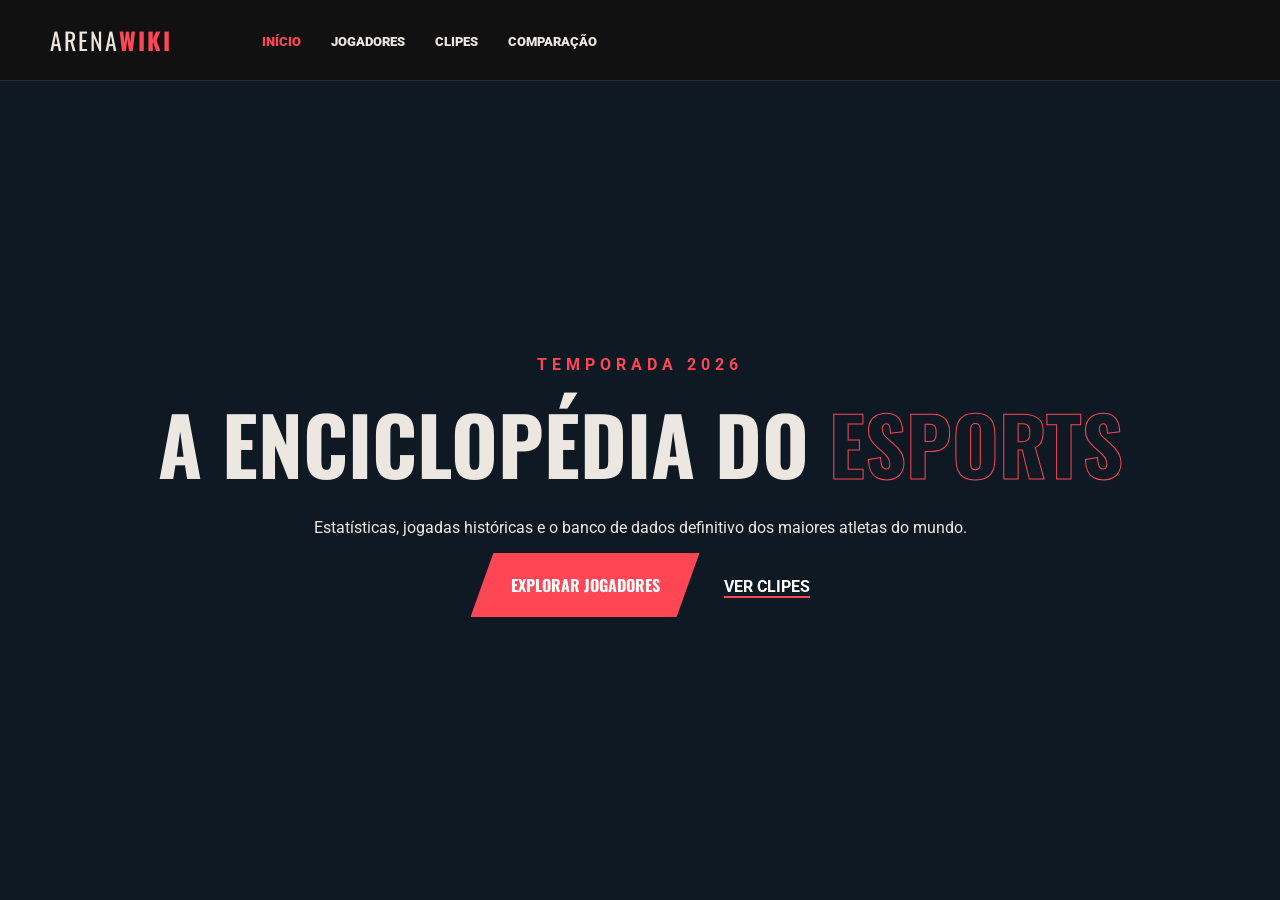
<file: index.html>
<!DOCTYPE html>
<html lang="pt-br">
<head>
    <meta charset="UTF-8">
    <meta name="viewport" content="width=device-width, initial-scale=1.0">
    <title>Arena Wiki | Home</title>
    <link rel="stylesheet" href="style.css">
    <link href="https://fonts.googleapis.com/css2?family=Oswald:wght@700&family=Roboto:wght@400;900&display=swap" rel="stylesheet">
</head>
<body>

    <header class="riot-header">
        <div class="logo">ARENA<b>WIKI</b></div>
        <nav>
            <ul>
                <li><a href="index.html" class="active">INÍCIO</a></li>
                <li><a href="jogadores.html">JOGADORES</a></li>
                <li><a href="#">CLIPES</a></li>
                <li><a href="comparacao.html">COMPARAÇÃO</a></li>
            </ul>
        </nav>
    </header>

    <section class="hero">
        <div class="hero-video-overlay"></div>
        <div class="hero-content">
            <span class="hero-tag">TEMPORADA 2026</span>
            <h1>A ENCICLOPÉDIA DO <span>ESPORTS</span></h1>
            <p>Estatísticas, jogadas históricas e o banco de dados definitivo dos maiores atletas do mundo.</p>
            <div class="hero-btns">
                <a href="jogadores.html" class="btn-riot">EXPLORAR JOGADORES</a>
                <a href="#" class="btn-secondary">VER CLIPES</a>
            </div>
        </div>
    </section>

</body>
</html>
</file>
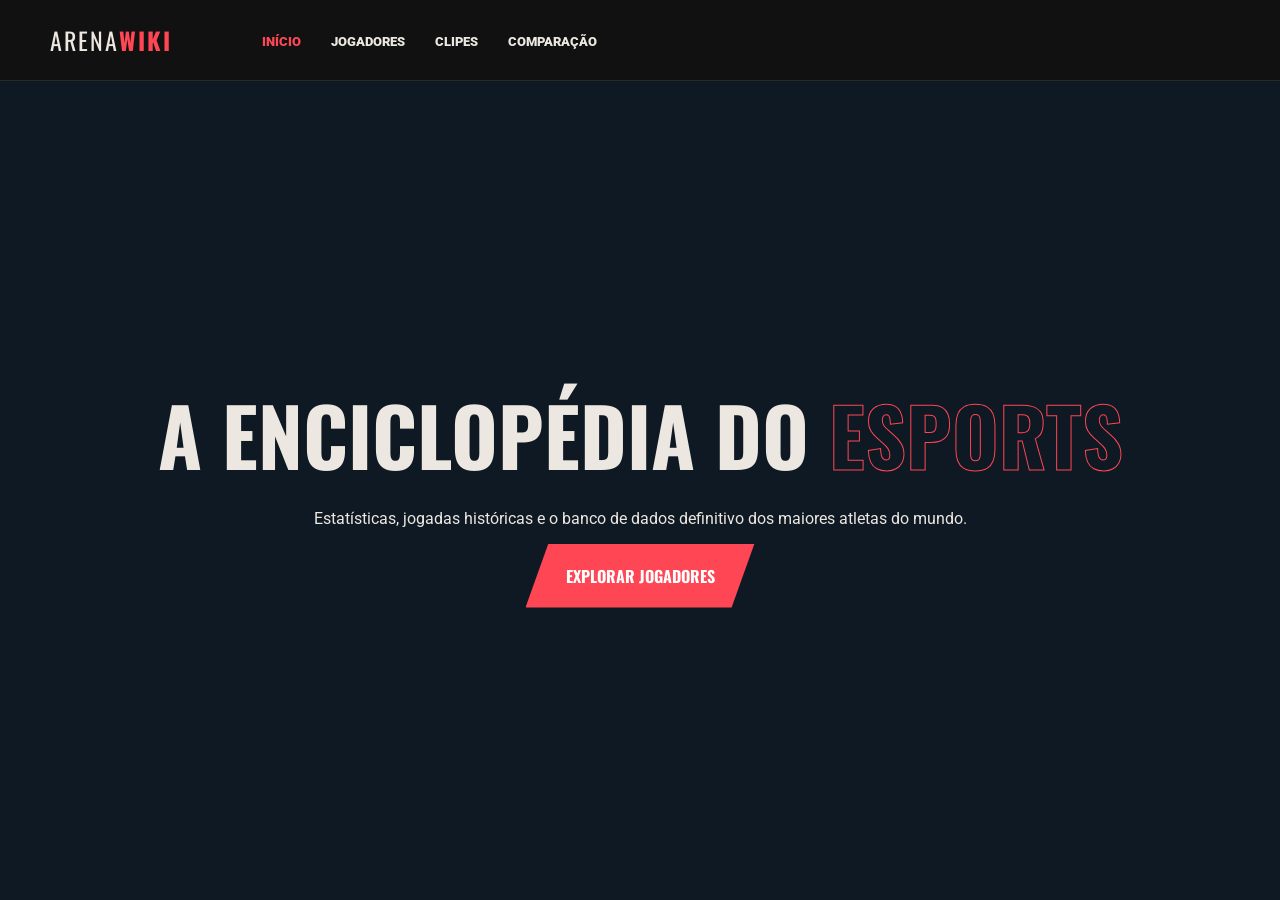
<file: html/index.html>
<!DOCTYPE html>
<html lang="pt-br">
<head>
    <meta charset="UTF-8">
    <meta name="viewport" content="width=device-width, initial-scale=1.0">
    <title>Arena Wiki | Home</title>
    <link rel="stylesheet" href="../css/style.css">
    <link href="https://fonts.googleapis.com/css2?family=Oswald:wght@700&family=Roboto:wght@400;900&display=swap" rel="stylesheet">
</head>
<body>

    <header class="riot-header">
        <div class="logo">
            <a class="link-logo" href="index.html">
                ARENA<b>WIKI</b>
            </a>
        </div>
        <nav>
            <ul>
                <li><a href="index.html" class="active">INÍCIO</a></li>
                <li><a href="jogadores.html">JOGADORES</a></li>
                <li><a href="clipes.html">CLIPES</a></li>
                <li><a href="comparacao.html">COMPARAÇÃO</a></li>
            </ul>
        </nav>
    </header>

    <section class="hero">
        <div class="hero-video-overlay"></div>
        <div class="hero-content">
            <h1>A ENCICLOPÉDIA DO <span>ESPORTS</span></h1>
            <p>Estatísticas, jogadas históricas e o banco de dados definitivo dos maiores atletas do mundo.</p>
            <div class="hero-btns">
                <a href="jogadores.html" class="btn-riot">EXPLORAR JOGADORES</a>
            </div>
        </div>
    </section>

</body>
</html>
</file>
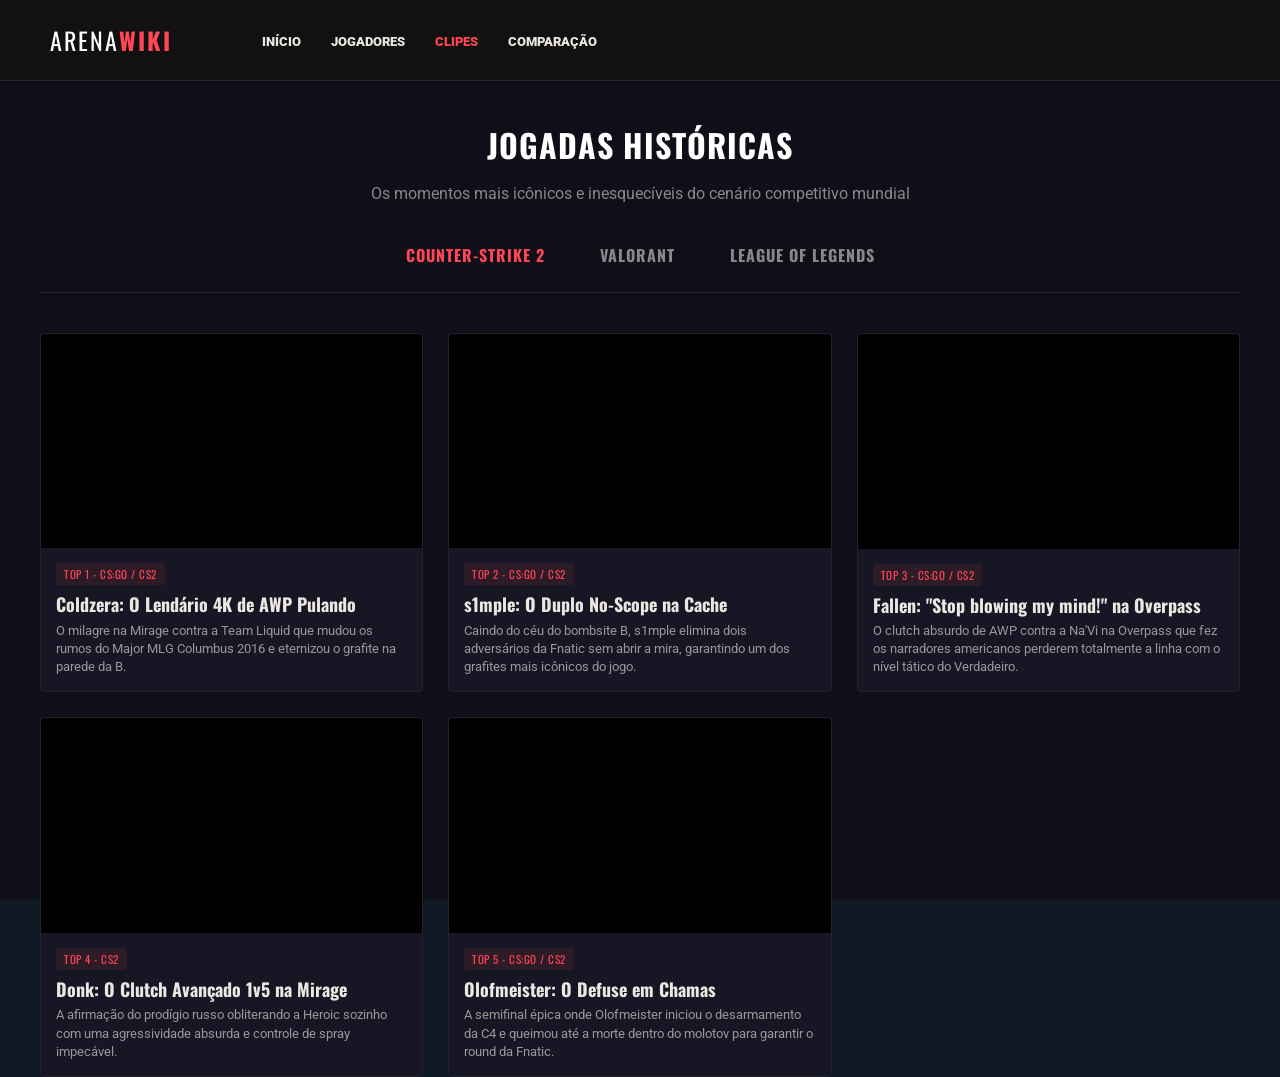
<file: html/clipes.html>
<!DOCTYPE html>
<html lang="pt-br">
<head>
    <meta charset="UTF-8">
    <meta name="viewport" content="width=device-width, initial-scale=1.0">
    <title>Clipes Icônicos | Arena Wiki</title>
    <link rel="stylesheet" href="../css/style.css">
    <link rel="stylesheet" href="../css/clipes.css">
    <link href="https://fonts.googleapis.com/css2?family=Oswald:wght@700&family=Roboto:wght@400;700;900&display=swap" rel="stylesheet">
</head>
<body>

    <header class="riot-header">
        <div class="logo">
            <a class="link-logo" href="index.html">
                ARENA<b>WIKI</b>
            </a>
        </div>
        <nav>
            <ul>
                <li><a href="index.html">INÍCIO</a></li>
                <li><a href="jogadores.html">JOGADORES</a></li>
                <li><a href="clipes.html" class="active">CLIPES</a></li>
                <li><a href="comparacao.html">COMPARAÇÃO</a></li>
            </ul>
        </nav>
    </header>

    <div class="clipes-container">
        <h1 class="page-title">Jogadas Históricas</h1>
        <p class="page-subtitle">Os momentos mais icônicos e inesquecíveis do cenário competitivo mundial</p>

        <div class="game-tabs">
            <button id="tab-cs" class="game-tab active" onclick="mudarJogoClipes('cs')">COUNTER-STRIKE 2</button>
            <button id="tab-val" class="game-tab" onclick="mudarJogoClipes('val')">VALORANT</button>
            <button id="tab-lol" class="game-tab" onclick="mudarJogoClipes('lol')">LEAGUE OF LEGENDS</button>
        </div>

        <div id="section-cs" class="clips-section active">
            <div class="clips-grid">
                <div class="clip-card">
                    <div class="video-wrapper">
                        <iframe src="https://www.youtube.com/embed/cjOVXdarUTs" allowfullscreen></iframe>
                    </div>
                    <div class="clip-info">
                        <span class="clip-tag">TOP 1 - CS:GO / CS2</span>
                        <h3 class="clip-title">Coldzera: O Lendário 4K de AWP Pulando</h3>
                        <p class="clip-description">O milagre na Mirage contra a Team Liquid que mudou os rumos do Major MLG Columbus 2016 e eternizou o grafite na parede da B.</p>
                    </div>
                </div>
                <div class="clip-card">
                    <div class="video-wrapper">
                        <iframe src="https://www.youtube.com/embed/QQIX-ylS7YU" allowfullscreen></iframe>
                    </div>
                    <div class="clip-info">
                        <span class="clip-tag">TOP 2 - CS:GO / CS2</span>
                        <h3 class="clip-title">s1mple: O Duplo No-Scope na Cache</h3>
                        <p class="clip-description">Caindo do céu do bombsite B, s1mple elimina dois adversários da Fnatic sem abrir a mira, garantindo um dos grafites mais icônicos do jogo.</p>
                    </div>
                </div>
                <div class="clip-card">
                    <div class="video-wrapper">
                        <iframe src="https://www.youtube.com/embed/N4_qZYv4dqM" allowfullscreen></iframe>
                    </div>
                    <div class="clip-info">
                        <span class="clip-tag">TOP 3 - CS:GO / CS2</span>
                        <h3 class="clip-title">Fallen: "Stop blowing my mind!" na Overpass</h3>
                        <p class="clip-description">O clutch absurdo de AWP contra a Na'Vi na Overpass que fez os narradores americanos perderem totalmente a linha com o nível tático do Verdadeiro.</p>
                    </div>
                </div>
                <div class="clip-card">
                    <div class="video-wrapper">
                        <iframe src="https://www.youtube.com/embed/PCXynsi4FiU" allowfullscreen></iframe>
                    </div>
                    <div class="clip-info">
                        <span class="clip-tag">TOP 4 - CS2</span>
                        <h3 class="clip-title">Donk: O Clutch Avançado 1v5 na Mirage</h3>
                        <p class="clip-description">A afirmação do prodígio russo obliterando a Heroic sozinho com uma agressividade absurda e controle de spray impecável.</p>
                    </div>
                </div>
                <div class="clip-card">
                    <div class="video-wrapper">
                        <iframe src="https://www.youtube.com/embed/sky3WydyiX8" allowfullscreen></iframe>
                    </div>
                    <div class="clip-info">
                        <span class="clip-tag">TOP 5 - CS:GO / CS2</span>
                        <h3 class="clip-title">Olofmeister: O Defuse em Chamas</h3>
                        <p class="clip-description">A semifinal épica onde Olofmeister iniciou o desarmamento da C4 e queimou até a morte dentro do molotov para garantir o round da Fnatic.</p>
                    </div>
                </div>
            </div>
        </div>

        <div id="section-val" class="clips-section">
            <div class="clips-grid">
                <div class="clip-card">
                    <div class="video-wrapper">
                        <iframe src="https://www.youtube.com/embed/Lgl64Y-bflg" allowfullscreen></iframe>
                    </div>
                    <div class="clip-info">
                        <span class="clip-tag">TOP 1 - VALORANT</span>
                        <h3 class="clip-title">aspas: O Clutch 1v3 Impossível na Bind</h3>
                        <p class="clip-description">A emblemática jogada de Jett contra a OpTic Gaming que pavimentou o caminho da LOUD rumo ao título mundial do Champions 2022.</p>
                    </div>
                </div>
                <div class="clip-card">
                    <div class="video-wrapper">
                        <iframe src="https://www.youtube.com/embed/seqy13RyQ90" allowfullscreen></iframe>
                    </div>
                    <div class="clip-info">
                        <span class="clip-tag">TOP 2 - VALORANT</span>
                        <h3 class="clip-title">aspas: O Ace Clutch 1v5 Absurdo contra a NRG</h3>
                        <p class="clip-description">Isolando os confrontos milimetricamente e destruindo uma das equipes mais táticas da América do Norte sem sofrer revide.</p>
                    </div>
                </div>
                <div class="clip-card">
                    <div class="video-wrapper">
                        <iframe src="https://www.youtube.com/embed/JbNNZ_vOCCU" allowfullscreen></iframe>
                    </div>
                    <div class="clip-info">
                        <span class="clip-tag">TOP 3 - VALORANT</span>
                        <h3 class="clip-title">f0rsakeN: Aula de Retake 1v5 contra EDG</h3>
                        <p class="clip-description">A mente brilhante da Paper Rex mostrando leitura perfeita do tempo de spike e eliminação precisa de cada defensor chinês.</p>
                    </div>
                </div>
                <div class="clip-card">
                    <div class="video-wrapper">
                        <iframe src="https://www.youtube.com/embed/tpdJQSF5lGg" allowfullscreen></iframe>
                    </div>
                    <div class="clip-info">
                        <span class="clip-tag">TOP 4 - VALORANT</span>
                        <h3 class="clip-title">Demon1: O Triplo Abate Absurdo de Jett</h3>
                        <p class="clip-description">A mira mais calibrada do VCT estraçalhando a linha de defesa inimiga com flicks rápidos e headshots instantâneos de Vandal.</p>
                    </div>
                </div>
                <div class="clip-card">
                    <div class="video-wrapper">
                        <iframe src="https://www.youtube.com/embed/yr9zT1xWLR8" allowfullscreen></iframe>
                    </div>
                    <div class="clip-info">
                        <span class="clip-tag">TOP 5 - VALORANT</span>
                        <h3 class="clip-title">Demon1: O 4K Clutch de Sangue Frio</h3>
                        <p class="clip-description">Mostrando o motivo de ter sido o MVP global, Demon1 vence um desvantagem numérica crucial controlando o bomb de forma cirúrgica.</p>
                    </div>
                </div>
            </div>
        </div>

        <div id="section-lol" class="clips-section">
            <div class="clips-grid">
                <div class="clip-card">
                    <div class="video-wrapper">
                        <iframe src="https://www.youtube.com/embed/ZPCfoCVCx3U" allowfullscreen></iframe>
                    </div>
                    <div class="clip-info">
                        <span class="clip-tag">TOP 1 - LEAGUE OF LEGENDS</span>
                        <h3 class="clip-title">Faker: O Espetacular Duelo de Zed (1v1 Ryu)</h3>
                        <p class="clip-description">A outplay mais famosa e reproduzida de toda a história do League of Legends. Praticamente morto, Faker usou suas sombras para humilhar o rival.</p>
                    </div>
                </div>
                <div class="clip-card">
                    <div class="video-wrapper">
                        <iframe src="https://www.youtube.com/embed/P-980Fu31PQ" allowfullscreen></iframe>
                    </div>
                    <div class="clip-info">
                        <span class="clip-tag">TOP 2 - LEAGUE OF LEGENDS</span>
                        <h3 class="clip-title">Faker: A Iniciação de Shockwave do Século</h3>
                        <p class="clip-description">Comandando a Orianna, Faker achou uma brecha milimétrica na defesa adversária, puxando 4 jogadores e virando uma partida considerada perdida.</p>
                    </div>
                </div>
                <div class="clip-card">
                    <div class="video-wrapper">
                        <iframe src="https://www.youtube.com/embed/xs9yDu74G1k" allowfullscreen></iframe>
                    </div>
                    <div class="clip-info">
                        <span class="clip-tag">TOP 3 - LEAGUE OF LEGENDS</span>
                        <h3 class="clip-title">xPeke: O Backdoor Lendário de Kassadin</h3>
                        <p class="clip-description">Com a base da Fnatic caindo, xPeke teleportou sozinho para o Nexus da SK Gaming e esquivou de tudo para destruir o cristal em uma corrida contra o tempo.</p>
                    </div>
                </div>
                <div class="clip-card">
                    <div class="video-wrapper">
                        <iframe src="https://www.youtube.com/embed/3rvG19RJQOQ" allowfullscreen></iframe>
                    </div>
                    <div class="clip-info">
                        <span class="clip-tag">TOP 4 - LEAGUE OF LEGENDS</span>
                        <h3 class="clip-title">SKT T1: O Combo Perfeito na Rota Inferior</h3>
                        <p class="clip-description">A icônica luta de equipe onde o time da SKT encaixou uma sequência devastadora de habilidades para dizimar a line-up da KT Bullets.</p>
                    </div>
                </div>
                <div class="clip-card">
                    <div class="video-wrapper">
                        <iframe src="https://www.youtube.com/embed/3u72nxm1dug" allowfullscreen></iframe>
                    </div>
                    <div class="clip-info">
                        <span class="clip-tag">TOP 5 - LEAGUE OF LEGENDS</span>
                        <h3 class="clip-title">Smeb: O Roubo de Barão Inacreditável</h3>
                        <p class="clip-description">Utilizando o Equalizador do Rumble, Smeb derreteu a retaguarda inimiga e roubou o objetivo decisivo que consagrou a ROX Tigers no palco mundial.</p>
                    </div>
                </div>
            </div>
        </div>

    </div>

    <script src="../js/clipes.js"></script>
</body>
</html>
</file>
<file: style.css>
:root {
    --riot-red: #ff4655;
    --riot-dark: #0f1923;
    --text-white: #ece8e1;
}

body, html { margin: 0; padding: 0; height: 100%; background: var(--riot-dark); font-family: 'Roboto', sans-serif; color: var(--text-white); }

/* Header */
.riot-header {
    height: 80px; background: #111; display: flex; align-items: center; padding: 0 50px;
    border-bottom: 1px solid rgba(255,255,255,0.1); position: sticky; top: 0; z-index: 100;
}
.logo { font-family: 'Oswald'; font-size: 24px; letter-spacing: 2px; }
.logo b { color: var(--riot-red); }
nav ul { display: flex; list-style: none; margin-left: 50px; }
nav a { color: var(--text-white); text-decoration: none; font-weight: 900; margin-right: 30px; font-size: 13px; transition: 0.3s; }
nav a:hover, nav a.active { color: var(--riot-red); }

/* Hero Section */
.hero {
    height: 90vh; display: flex; align-items: center; justify-content: center;
    background: linear-gradient(rgba(15, 25, 35, 0.8), rgba(15, 25, 35, 0.8)), url('https://images.alphacoders.com/108/1083431.jpg');
    background-size: cover; background-position: center; text-align: center;
}
.hero-content h1 { font-family: 'Oswald'; font-size: 80px; margin: 10px 0; }
.hero-content h1 span { color: transparent; -webkit-text-stroke: 1px var(--riot-red); }
.hero-tag { color: var(--riot-red); font-weight: bold; letter-spacing: 5px; }

/* Botões Estilo Riot */
.btn-riot {
    display: inline-block; padding: 20px 40px; background: var(--riot-red); color: white;
    text-decoration: none; font-weight: bold; font-family: 'Oswald'; position: relative;
    clip-path: polygon(10% 0, 100% 0, 90% 100%, 0% 100%); transition: 0.3s;
}
.btn-riot:hover { transform: scale(1.05); filter: brightness(1.2); }
.btn-secondary { color: white; text-decoration: none; margin-left: 20px; font-weight: bold; border-bottom: 2px solid var(--riot-red); }
</file>
<file: css/style.css>
:root {
    --riot-red: #ff4655;
    --riot-dark: #0f1923;
    --text-white: #ece8e1;
}

body, html { margin: 0; padding: 0; height: 100%; background: var(--riot-dark); font-family: 'Roboto', sans-serif; color: var(--text-white); }

.riot-header {
    height: 80px; background: #111; display: flex; align-items: center; padding: 0 50px;
    border-bottom: 1px solid rgba(255,255,255,0.1); position: sticky; top: 0; z-index: 100;
}
.logo { font-family: 'Oswald'; font-size: 24px; letter-spacing: 2px; }
.logo b { color: var(--riot-red); }
.logo a {text-decoration: none; color: inherit;}
nav ul { display: flex; list-style: none; margin-left: 50px; }
nav a { color: var(--text-white); text-decoration: none; font-weight: 900; margin-right: 30px; font-size: 13px; transition: 0.3s; }
nav a:hover, nav a.active { color: var(--riot-red); }

.link-logo{
    text-decoration: none;
    color: inherit;
}

.hero {
    height: 90vh; display: flex; align-items: center; justify-content: center;
    background: linear-gradient(rgba(15, 25, 35, 0.8), rgba(15, 25, 35, 0.8)), url('https://images.alphacoders.com/108/1083431.jpg');
    background-size: cover; background-position: center; text-align: center;
}
.hero-content h1 { font-family: 'Oswald'; font-size: 80px; margin: 10px 0; }
.hero-content h1 span { color: transparent; -webkit-text-stroke: 1px var(--riot-red); }
.hero-tag { color: var(--riot-red); font-weight: bold; letter-spacing: 5px; }

.btn-riot {
    display: inline-block; padding: 20px 40px; background: var(--riot-red); color: white;
    text-decoration: none; font-weight: bold; font-family: 'Oswald'; position: relative;
    clip-path: polygon(10% 0, 100% 0, 90% 100%, 0% 100%); transition: 0.3s;
}
.btn-riot:hover { transform: scale(1.05); filter: brightness(1.2); }
.btn-secondary { color: white; text-decoration: none; margin-left: 20px; font-weight: bold; border-bottom: 2px solid var(--riot-red); }
</file>
<file: css/clipes.css>
body {
  background-color: #0f0f1a;
  color: #fff;
  margin: 0;
  font-family: 'Roboto', sans-serif;
}

.clipes-container {
  max-width: 1200px;
  margin: 40px auto;
  padding: 0 20px;
}

.page-title {
  text-align: center;
  font-family: 'Oswald', sans-serif;
  font-size: 32px;
  letter-spacing: 1px;
  margin-bottom: 10px;
  text-transform: uppercase;
}

.page-subtitle {
  text-align: center;
  color: #888;
  font-size: 16px;
  margin-bottom: 30px;
}

.game-tabs {
  display: flex;
  justify-content: center;
  gap: 15px;
  margin-bottom: 40px;
  border-bottom: 1px solid rgba(255, 255, 255, 0.1);
  padding-bottom: 15px;
}

.game-tab {
  background: none;
  border: none;
  color: #888;
  font-family: 'Oswald', sans-serif;
  font-size: 16px;
  font-weight: bold;
  cursor: pointer;
  padding: 10px 20px;
  transition: all 0.3s ease;
  letter-spacing: 1px;
}

.game-tab:hover,
.game-tab.active {
  color: #ff4655;
}

.clips-section {
  display: none;
}

.clips-section.active {
  display: block;
}

.clips-grid {
  display: grid;
  grid-template-columns: repeat(auto-fit, minmax(340px, 1fr));
  gap: 25px;
}

.clip-card {
  background: #161624;
  border: 1px solid rgba(255, 255, 255, 0.05);
  border-radius: 4px;
  overflow: hidden;
  transition: transform 0.3s ease, border-color 0.3s ease;
}

.clip-card:hover {
  transform: translateY(-5px);
  border-color: #ff4655;
}

.video-wrapper {
  position: relative;
  padding-bottom: 56.25%;
  height: 0;
  overflow: hidden;
  background: #000;
}

.video-wrapper iframe {
  position: absolute;
  top: 0;
  left: 0;
  width: 100%;
  height: 100%;
  border: 0;
}

.clip-info {
  padding: 15px;
}

.clip-tag {
  display: inline-block;
  background: rgba(255, 70, 85, 0.1);
  color: #ff4655;
  font-family: 'Oswald', sans-serif;
  font-size: 11px;
  padding: 3px 8px;
  border-radius: 3px;
  margin-bottom: 8px;
  letter-spacing: 0.5px;
  text-transform: uppercase;
}

.clip-title {
  font-family: 'Oswald', sans-serif;
  font-size: 18px;
  margin: 0 0 5px 0;
  color: #ece8e1;
  line-height: 1.3;
}

.clip-description {
  font-size: 13px;
  color: #999;
  margin: 0;
  line-height: 1.4;
}
</file>
